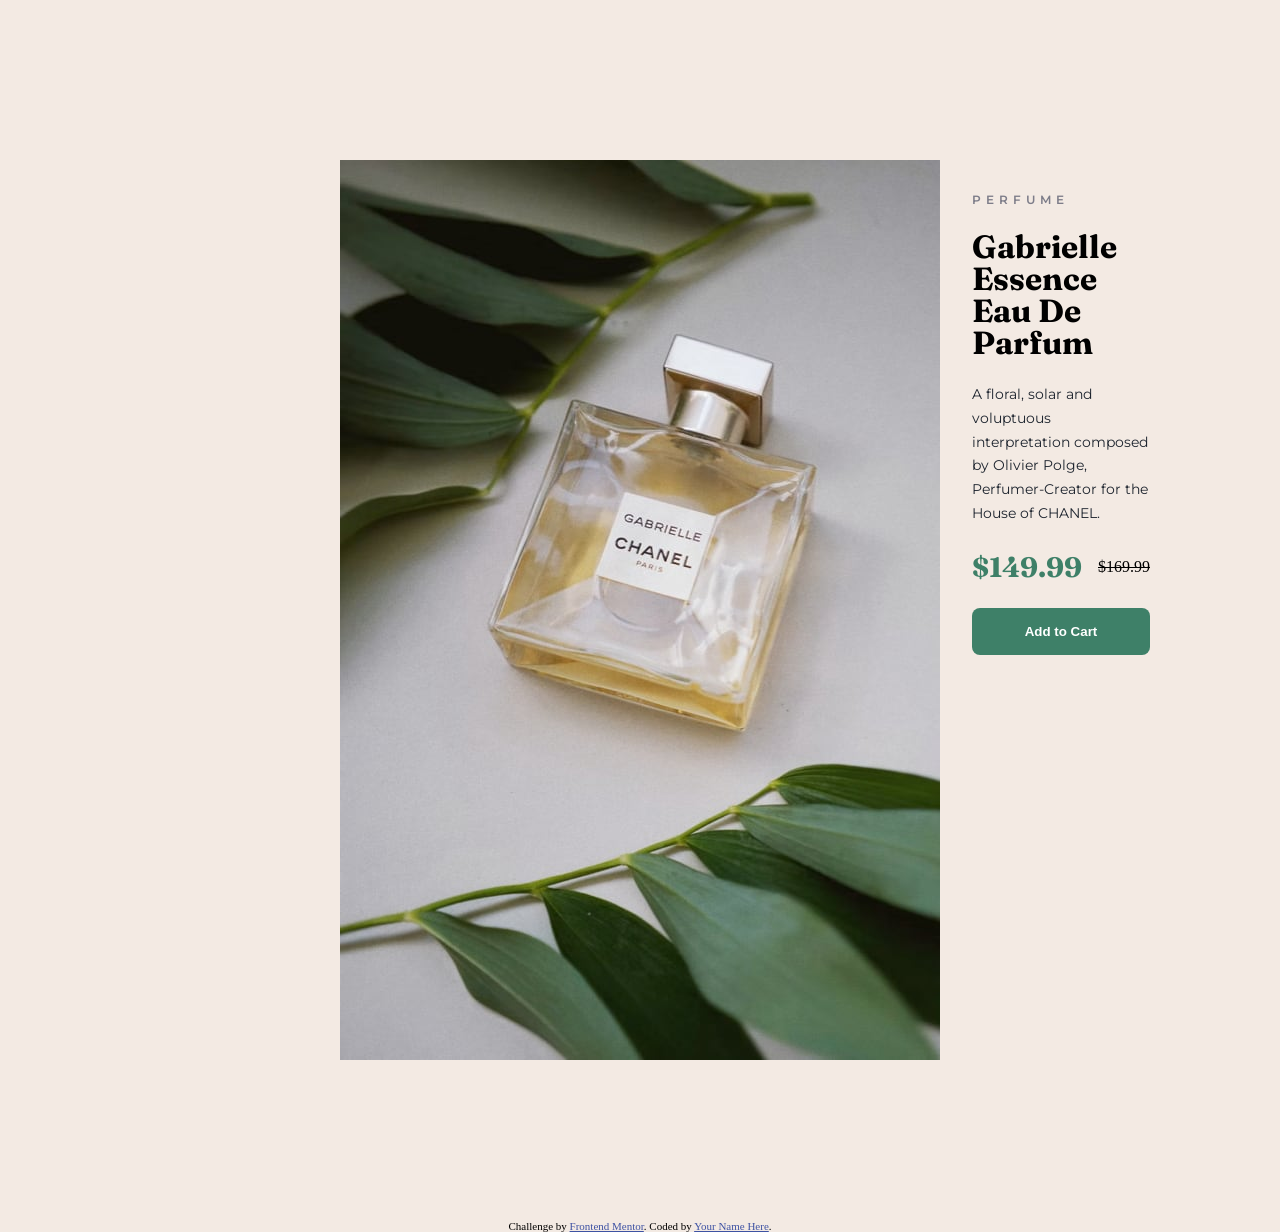
<file: product-preview-card-component-main/index.html>
<!DOCTYPE html>
<html lang="en">

<head>
  <meta charset="UTF-8">
  <meta name="viewport" content="width=device-width, initial-scale=1.0">
  <!-- displays site properly based on user's device -->

  <link rel="icon" type="image/png" sizes="32x32" href="./images/favicon-32x32.png">
  <link rel="stylesheet" href="/style.css">
  <link rel="preconnect" href="https://fonts.googleapis.com">
  <link rel="preconnect" href="https://fonts.gstatic.com" crossorigin>
  <link
    href="https://fonts.googleapis.com/css2?family=Fraunces:ital,opsz,wght@0,9..144,100..900;1,9..144,100..900&family=Montserrat:ital,wght@0,100..900;1,100..900&display=swap"
    rel="stylesheet">
  <title>Frontend Mentor | Product preview card component</title>

  <!-- Feel free to remove these styles or customise in your own stylesheet 👍 -->
  <style>
    .attribution {
      font-size: 0.6875rem;
      text-align: center;
    }

    .attribution a {
      color: hsl(228, 45%, 44%);
    }
  </style>
</head>
<body>
  <main>
    <div class="card">
      <div class="card__container">      
        <img src="/product-preview-card-component-main/images/image-product-desktop.jpg" alt="">
        <div class="card__column">
          <span class="card__poduct-name card__poduct-name--inner">Perfume</span>
          <span class="card__title card__title--inner">Gabrielle Essence Eau De Parfum</span>
          <span class="card__text card__text--inner">A floral, solar and voluptuous interpretation composed by Olivier Polge,
            Perfumer-Creator for the House of CHANEL.</span>
          <div class="card__price-section">
            <span class="card__discount-price">$149.99</span>
            <span class="card__price">$169.99</span>
          </div>
          <button class="card__button card__button-inner" card__button-img>Add to Cart</button>
        </div>
      </div>
    </div>
  </main>
  <footer class="attribution">
    Challenge by <a href="https://www.frontendmentor.io?ref=challenge">Frontend Mentor</a>.
    Coded by <a href="#">Your Name Here</a>.
  </footer>
</body>

</html>
</file>
<file: style.css>
* {
    box-sizing: border-box;
    padding: 0;
    margin: 0;
}

body {
    background-color: #F3EAE3;
}

main {
    display: flex;
    flex-direction: column;
    align-items: center;
    min-height: 100vh;
    padding: 10rem 0;
}

.card {
    border-radius: 2rem;
    background-color: #FFFFFF;
}

.card__container {
    width: 600px;
    display: grid;
    grid-template-columns: repeat(2, 1fr);
}

.card__cover {
    width: 100%;
    height: auto;
    background-image: url(/images/image-product-desktop.jpg);
    background-size: contain;
    background-repeat: no-repeat;
    border-radius: 2rem 0 0 2rem;
}

.card__column {
    padding: 2rem 2rem;
    display: flex;
    flex-direction: column;
}

.card__poduct-name {
    font-family: 'Montserrat', serif;
    font-size: 0.75rem;
    color: #7D7D89;
    letter-spacing: 0.313rem;
    text-transform: uppercase;
    font-weight: 600;
}

.card__poduct-name--inner {
    padding-bottom: 1.5rem;
}

.card__title {
    font-family: 'Fraunces', serif;
    font-size: 2rem;
    font-weight: 700;
    display: block;
    line-height: 100%;
}

.card__title--inner {
    padding-bottom: 1.5rem;
}

.card__text {
    font-family: 'Montserrat', serif;
    color: #1E252F;
    font-size: 0.875rem;
    line-height: 170%;
}

.card__text--inner {
    padding-bottom: 1.5rem;
}

.card__price-section {
    display: flex;
    flex-direction: row;
    align-items: center;
    gap: 1rem;
    padding-bottom: 1.5rem;
}

.card__discount-price {
    font-family: 'Fraunces', serif;
    font-size: 1.75rem;
    font-weight: 700;
    color: #3E8068;
}

.card__price {
    text-decoration: line-through;
}

.card__button {
    border: none;
    border-radius: 0.5rem;
    background-color: #3E8068;
    color: #FFFFFF;
    font-weight: 600;
}

.card__button-inner {
    padding: 1rem 2rem;
}

@media (max-width: 640px) {

    .card__container {
        width: 320px;
        grid-template-columns: repeat(1, 1fr);
    }

    img {
        width: 320px;
        height: 250px;
        display: block;
        border-radius: 0.5rem 0.5rem 0 0;
        object-fit: cover
    }

    .card {
        border-radius: 0.5rem;
    }

    .card__cover {
        width: 320px;
        height: 240px;
        background-image: url(/images/image-product-desktop.jpg);
        background-size: 100%;
        background-repeat: no-repeat;
        border-radius: 0.5rem 0.5rem 0 0;
        background-position: center;
    }

    .card__column {
        padding: 1rem 1rem;
    }

    .card__poduct-name--inner {
        padding-bottom: 1rem;
    }

    .card__title--inner {
        padding-bottom: 1rem;
    }

    .card__text--inner {
        padding-bottom: 1rem;
    }

    .card__price-section {
        padding-bottom: 1rem;
    }

}
</file>
